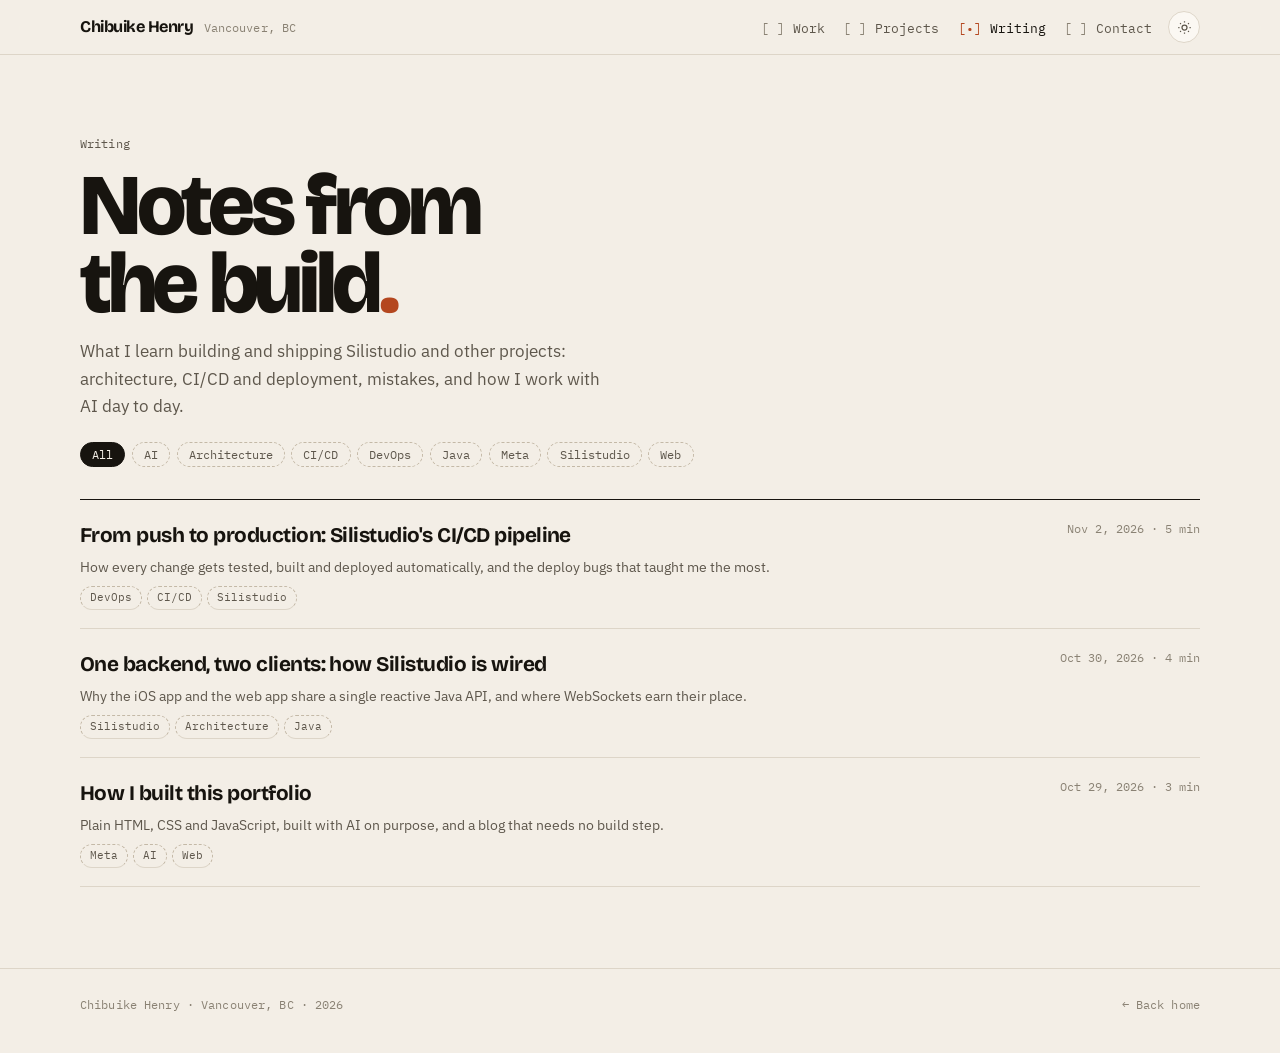
<file: blog.html>
<!DOCTYPE html>
<html lang="en">
<head>
<meta charset="utf-8">
<meta name="viewport" content="width=device-width, initial-scale=1">
<script>(function(){try{var s=localStorage.getItem('theme');var t=s||(matchMedia('(prefers-color-scheme: dark)').matches?'dark':'light');if(t==='dark')document.documentElement.setAttribute('data-theme','dark');}catch(e){}})();</script>
<title>Writing — Chibuike Henry</title>
<meta name="description" content="Notes from building and shipping iOS, web and backend systems: architecture, CI/CD, deployment and working with AI.">
<link rel="preconnect" href="https://fonts.googleapis.com">
<link rel="preconnect" href="https://fonts.gstatic.com" crossorigin>
<link href="https://fonts.googleapis.com/css2?family=Bricolage+Grotesque:opsz,wght@12..96,400;12..96,600;12..96,700;12..96,800&family=IBM+Plex+Mono:wght@400;500&family=IBM+Plex+Sans:wght@400;500&display=swap" rel="stylesheet">
<link rel="stylesheet" href="assets/site.css">
</head>
<body>

<nav class="nav" aria-label="Main">
  <div class="shell">
    <a class="brand" href="index.html"><b>Chibuike Henry</b><span class="mono">Vancouver, BC</span></a>
    <ul>
      <li class="opt"><a href="index.html#work">Work</a></li>
      <li><a href="index.html#projects">Projects</a></li>
      <li><a href="blog.html" aria-current="page">Writing</a></li>
      <li><a href="index.html#contact">Contact</a></li>
    </ul>
    <button class="theme-toggle" id="themeToggle" type="button" aria-label="Toggle dark mode">
      <svg class="sun" viewBox="0 0 24 24" fill="none" stroke="currentColor" stroke-width="2"><circle cx="12" cy="12" r="4"/><path d="M12 2v2M12 20v2M4.93 4.93l1.41 1.41M17.66 17.66l1.41 1.41M2 12h2M20 12h2M4.93 19.07l1.41-1.41M17.66 6.34l1.41-1.41"/></svg>
      <svg class="moon" viewBox="0 0 24 24" fill="none" stroke="currentColor" stroke-width="2"><path d="M20 14.5A8.5 8.5 0 1 1 9.5 4a6.5 6.5 0 0 0 10.5 10.5Z"/></svg>
    </button>
  </div>
</nav>

<main>
  <section class="page-head">
    <div class="shell">
      <p class="mono">Writing</p>
      <h1>Notes from<br>the build<span class="dot">.</span></h1>
      <p>What I learn building and shipping Silistudio and other projects: architecture, CI/CD and deployment, mistakes, and how I work with AI day to day.</p>
      <div class="filters" id="filters" aria-label="Filter by tag"></div>
    </div>
  </section>

  <section class="list-sec">
    <div class="shell">
      <ul class="posts" id="allPosts" data-posts data-base="posts/"></ul>
    </div>
  </section>
</main>

<footer>
  <div class="shell mono">
    <span>Chibuike Henry · Vancouver, BC · <span data-year></span></span>
    <a href="index.html">← Back home</a>
  </div>
</footer>

<script src="posts/posts.js"></script>
<script src="assets/site.js"></script>
</body>
</html>
</file>
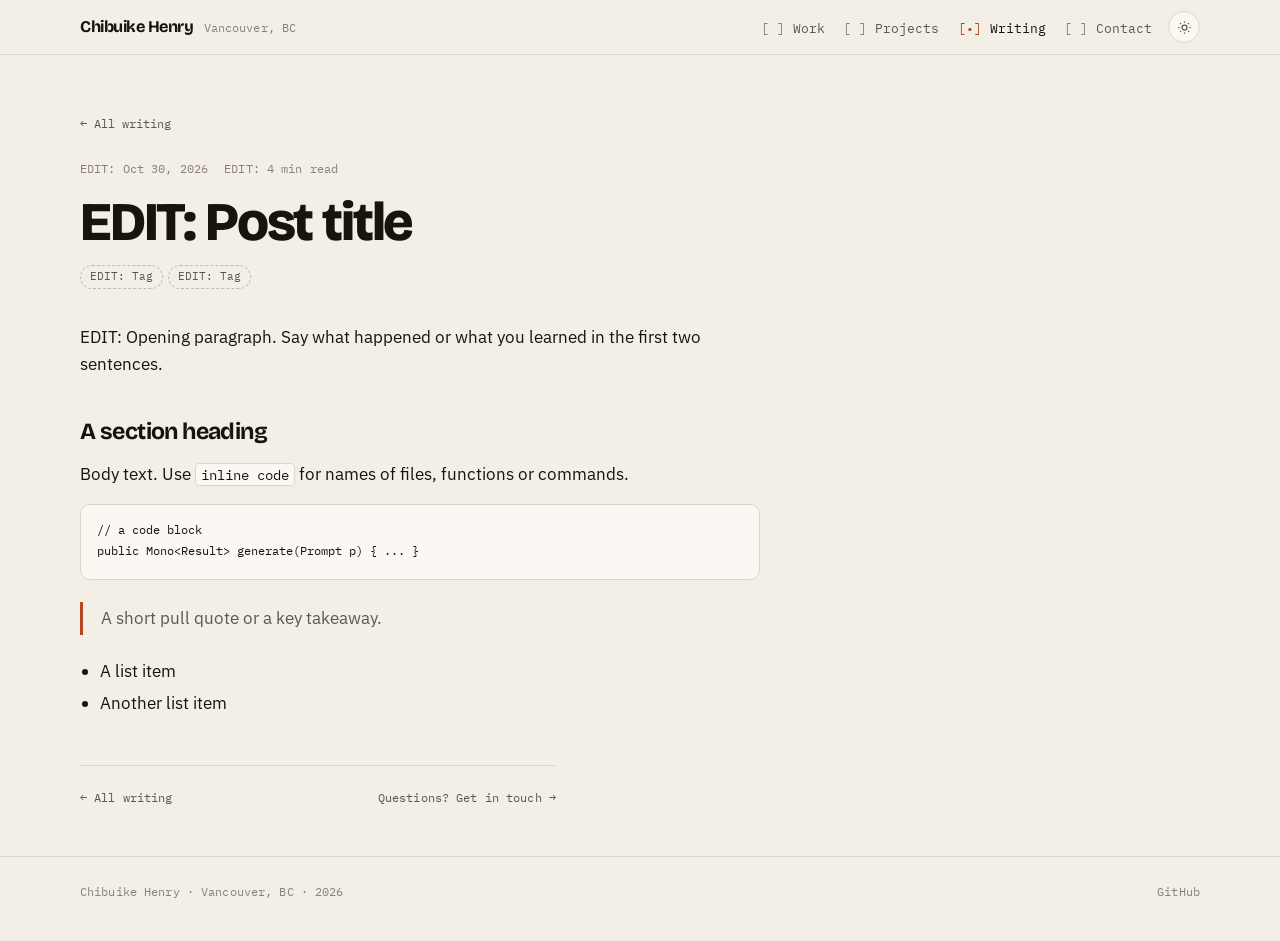
<file: posts/_template.html>
<!DOCTYPE html>
<!--
  POST TEMPLATE
  1. Copy this file to posts/your-slug.html
  2. Change everything marked EDIT
  3. Add a matching entry to posts/posts.js
-->
<html lang="en">
<head>
<meta charset="utf-8">
<meta name="viewport" content="width=device-width, initial-scale=1">
<script>(function(){try{var s=localStorage.getItem('theme');var t=s||(matchMedia('(prefers-color-scheme: dark)').matches?'dark':'light');if(t==='dark')document.documentElement.setAttribute('data-theme','dark');}catch(e){}})();</script>
<title>EDIT: Post title — Chibuike Henry</title>
<meta name="description" content="EDIT: one-sentence summary of the post.">
<link rel="preconnect" href="https://fonts.googleapis.com">
<link rel="preconnect" href="https://fonts.gstatic.com" crossorigin>
<link href="https://fonts.googleapis.com/css2?family=Bricolage+Grotesque:opsz,wght@12..96,400;12..96,600;12..96,700;12..96,800&family=IBM+Plex+Mono:wght@400;500&family=IBM+Plex+Sans:wght@400;500&display=swap" rel="stylesheet">
<link rel="stylesheet" href="../assets/site.css">
</head>
<body>

<nav class="nav" aria-label="Main">
  <div class="shell">
    <a class="brand" href="../index.html"><b>Chibuike Henry</b><span class="mono">Vancouver, BC</span></a>
    <ul>
      <li class="opt"><a href="../index.html#work">Work</a></li>
      <li><a href="../index.html#projects">Projects</a></li>
      <li><a href="../blog.html" aria-current="page">Writing</a></li>
      <li><a href="../index.html#contact">Contact</a></li>
    </ul>
    <button class="theme-toggle" id="themeToggle" type="button" aria-label="Toggle dark mode">
      <svg class="sun" viewBox="0 0 24 24" fill="none" stroke="currentColor" stroke-width="2"><circle cx="12" cy="12" r="4"/><path d="M12 2v2M12 20v2M4.93 4.93l1.41 1.41M17.66 17.66l1.41 1.41M2 12h2M20 12h2M4.93 19.07l1.41-1.41M17.66 6.34l1.41-1.41"/></svg>
      <svg class="moon" viewBox="0 0 24 24" fill="none" stroke="currentColor" stroke-width="2"><path d="M20 14.5A8.5 8.5 0 1 1 9.5 4a6.5 6.5 0 0 0 10.5 10.5Z"/></svg>
    </button>
  </div>
</nav>

<main>
<article class="post">
  <div class="shell">
    <a class="back" href="../blog.html">← All writing</a>

    <header>
      <div class="byline mono">
        <span>EDIT: Oct 30, 2026</span><span>EDIT: 4 min read</span>
      </div>
      <h1>EDIT: Post title</h1>
      <ul class="tags"><li>EDIT: Tag</li><li>EDIT: Tag</li></ul>
    </header>

    <div class="prose">
      <p>EDIT: Opening paragraph. Say what happened or what you learned in the first two sentences.</p>

      <h2>A section heading</h2>
      <p>Body text. Use <code>inline code</code> for names of files, functions or commands.</p>

      <pre><code>// a code block
public Mono&lt;Result&gt; generate(Prompt p) { ... }</code></pre>

      <blockquote>A short pull quote or a key takeaway.</blockquote>

      <ul>
        <li>A list item</li>
        <li>Another list item</li>
      </ul>

      <!-- An image: put the file in posts/img/ -->
      <!--
      <figure>
        <img src="img/your-image.png" alt="Describe the image">
        <figcaption>Caption under the image.</figcaption>
      </figure>
      -->
    </div>

    <div class="post-foot mono">
      <a class="back" href="../blog.html">← All writing</a>
      <a class="back" href="../index.html#contact">Questions? Get in touch →</a>
    </div>
  </div>
</article>
</main>

<footer>
  <div class="shell mono">
    <span>Chibuike Henry · Vancouver, BC · <span data-year></span></span>
    <a href="https://github.com/superdevchi">GitHub</a>
  </div>
</footer>

<script src="posts.js"></script>
<script src="../assets/site.js"></script>
</body>
</html>
</file>
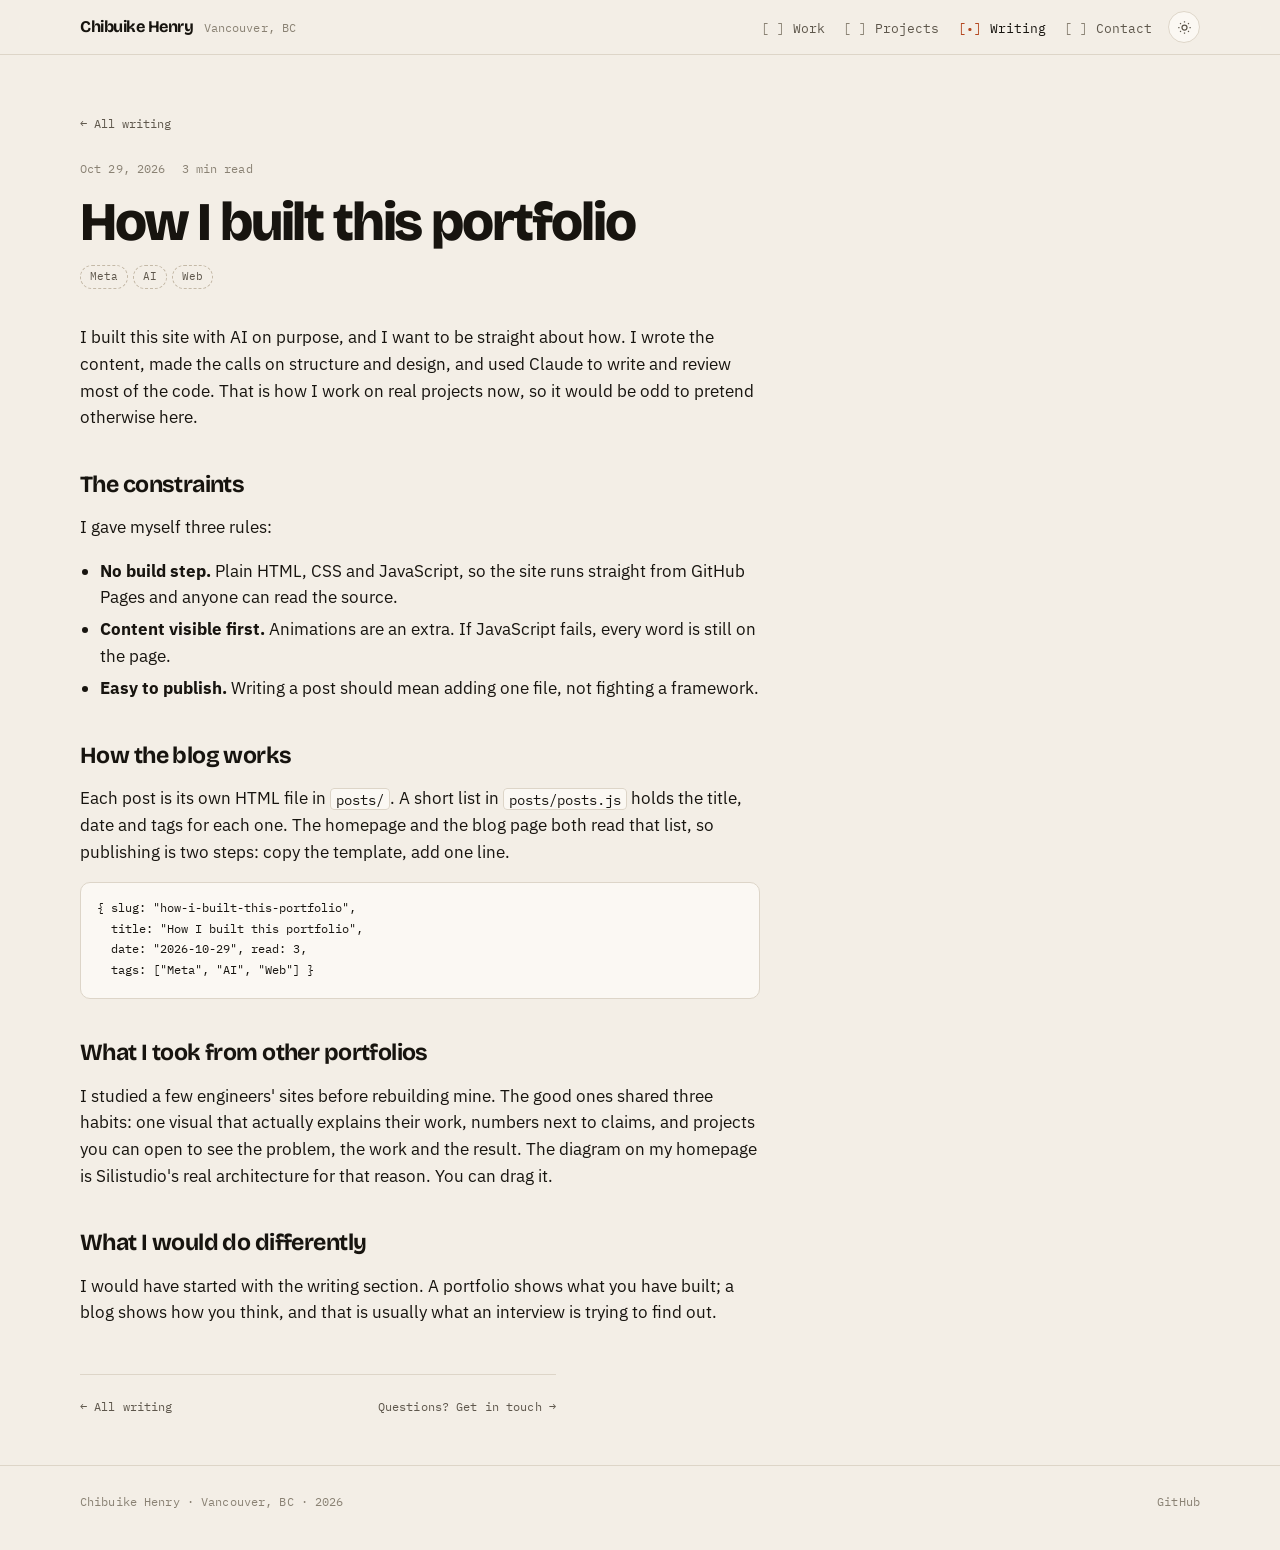
<file: posts/how-i-built-this-portfolio.html>
<!DOCTYPE html>
<html lang="en">
<head>
<meta charset="utf-8">
<meta name="viewport" content="width=device-width, initial-scale=1">
<script>(function(){try{var s=localStorage.getItem('theme');var t=s||(matchMedia('(prefers-color-scheme: dark)').matches?'dark':'light');if(t==='dark')document.documentElement.setAttribute('data-theme','dark');}catch(e){}})();</script>
<title>How I built this portfolio — Chibuike Henry</title>
<meta name="description" content="Plain HTML, CSS and JavaScript, built with AI on purpose, and a blog that needs no build step.">
<link rel="preconnect" href="https://fonts.googleapis.com">
<link rel="preconnect" href="https://fonts.gstatic.com" crossorigin>
<link href="https://fonts.googleapis.com/css2?family=Bricolage+Grotesque:opsz,wght@12..96,400;12..96,600;12..96,700;12..96,800&family=IBM+Plex+Mono:wght@400;500&family=IBM+Plex+Sans:wght@400;500&display=swap" rel="stylesheet">
<link rel="stylesheet" href="../assets/site.css">
</head>
<body>

<nav class="nav" aria-label="Main">
  <div class="shell">
    <a class="brand" href="../index.html"><b>Chibuike Henry</b><span class="mono">Vancouver, BC</span></a>
    <ul>
      <li class="opt"><a href="../index.html#work">Work</a></li>
      <li><a href="../index.html#projects">Projects</a></li>
      <li><a href="../blog.html" aria-current="page">Writing</a></li>
      <li><a href="../index.html#contact">Contact</a></li>
    </ul>
    <button class="theme-toggle" id="themeToggle" type="button" aria-label="Toggle dark mode">
      <svg class="sun" viewBox="0 0 24 24" fill="none" stroke="currentColor" stroke-width="2"><circle cx="12" cy="12" r="4"/><path d="M12 2v2M12 20v2M4.93 4.93l1.41 1.41M17.66 17.66l1.41 1.41M2 12h2M20 12h2M4.93 19.07l1.41-1.41M17.66 6.34l1.41-1.41"/></svg>
      <svg class="moon" viewBox="0 0 24 24" fill="none" stroke="currentColor" stroke-width="2"><path d="M20 14.5A8.5 8.5 0 1 1 9.5 4a6.5 6.5 0 0 0 10.5 10.5Z"/></svg>
    </button>
  </div>
</nav>

<main>
<article class="post">
  <div class="shell">
    <a class="back" href="../blog.html">← All writing</a>

    <header>
      <div class="byline mono">
        <span>Oct 29, 2026</span><span>3 min read</span>
      </div>
      <h1>How I built this portfolio</h1>
      <ul class="tags"><li>Meta</li><li>AI</li><li>Web</li></ul>
    </header>

    <div class="prose">
      <p>I built this site with AI on purpose, and I want to be straight about how. I wrote the content, made the calls on structure and design, and used Claude to write and review most of the code. That is how I work on real projects now, so it would be odd to pretend otherwise here.</p>

      <h2>The constraints</h2>
      <p>I gave myself three rules:</p>
      <ul>
        <li><strong>No build step.</strong> Plain HTML, CSS and JavaScript, so the site runs straight from GitHub Pages and anyone can read the source.</li>
        <li><strong>Content visible first.</strong> Animations are an extra. If JavaScript fails, every word is still on the page.</li>
        <li><strong>Easy to publish.</strong> Writing a post should mean adding one file, not fighting a framework.</li>
      </ul>

      <h2>How the blog works</h2>
      <p>Each post is its own HTML file in <code>posts/</code>. A short list in <code>posts/posts.js</code> holds the title, date and tags for each one. The homepage and the blog page both read that list, so publishing is two steps: copy the template, add one line.</p>
      <pre><code>{ slug: "how-i-built-this-portfolio",
  title: "How I built this portfolio",
  date: "2026-10-29", read: 3,
  tags: ["Meta", "AI", "Web"] }</code></pre>

      <h2>What I took from other portfolios</h2>
      <p>I studied a few engineers' sites before rebuilding mine. The good ones shared three habits: one visual that actually explains their work, numbers next to claims, and projects you can open to see the problem, the work and the result. The diagram on my homepage is Silistudio's real architecture for that reason. You can drag it.</p>

      <h2>What I would do differently</h2>
      <p>I would have started with the writing section. A portfolio shows what you have built; a blog shows how you think, and that is usually what an interview is trying to find out.</p>
    </div>

    <div class="post-foot mono">
      <a class="back" href="../blog.html">← All writing</a>
      <a class="back" href="../index.html#contact">Questions? Get in touch →</a>
    </div>
  </div>
</article>
</main>

<footer>
  <div class="shell mono">
    <span>Chibuike Henry · Vancouver, BC · <span data-year></span></span>
    <a href="https://github.com/superdevchi">GitHub</a>
  </div>
</footer>

<script src="posts.js"></script>
<script src="../assets/site.js"></script>
</body>
</html>
</file>
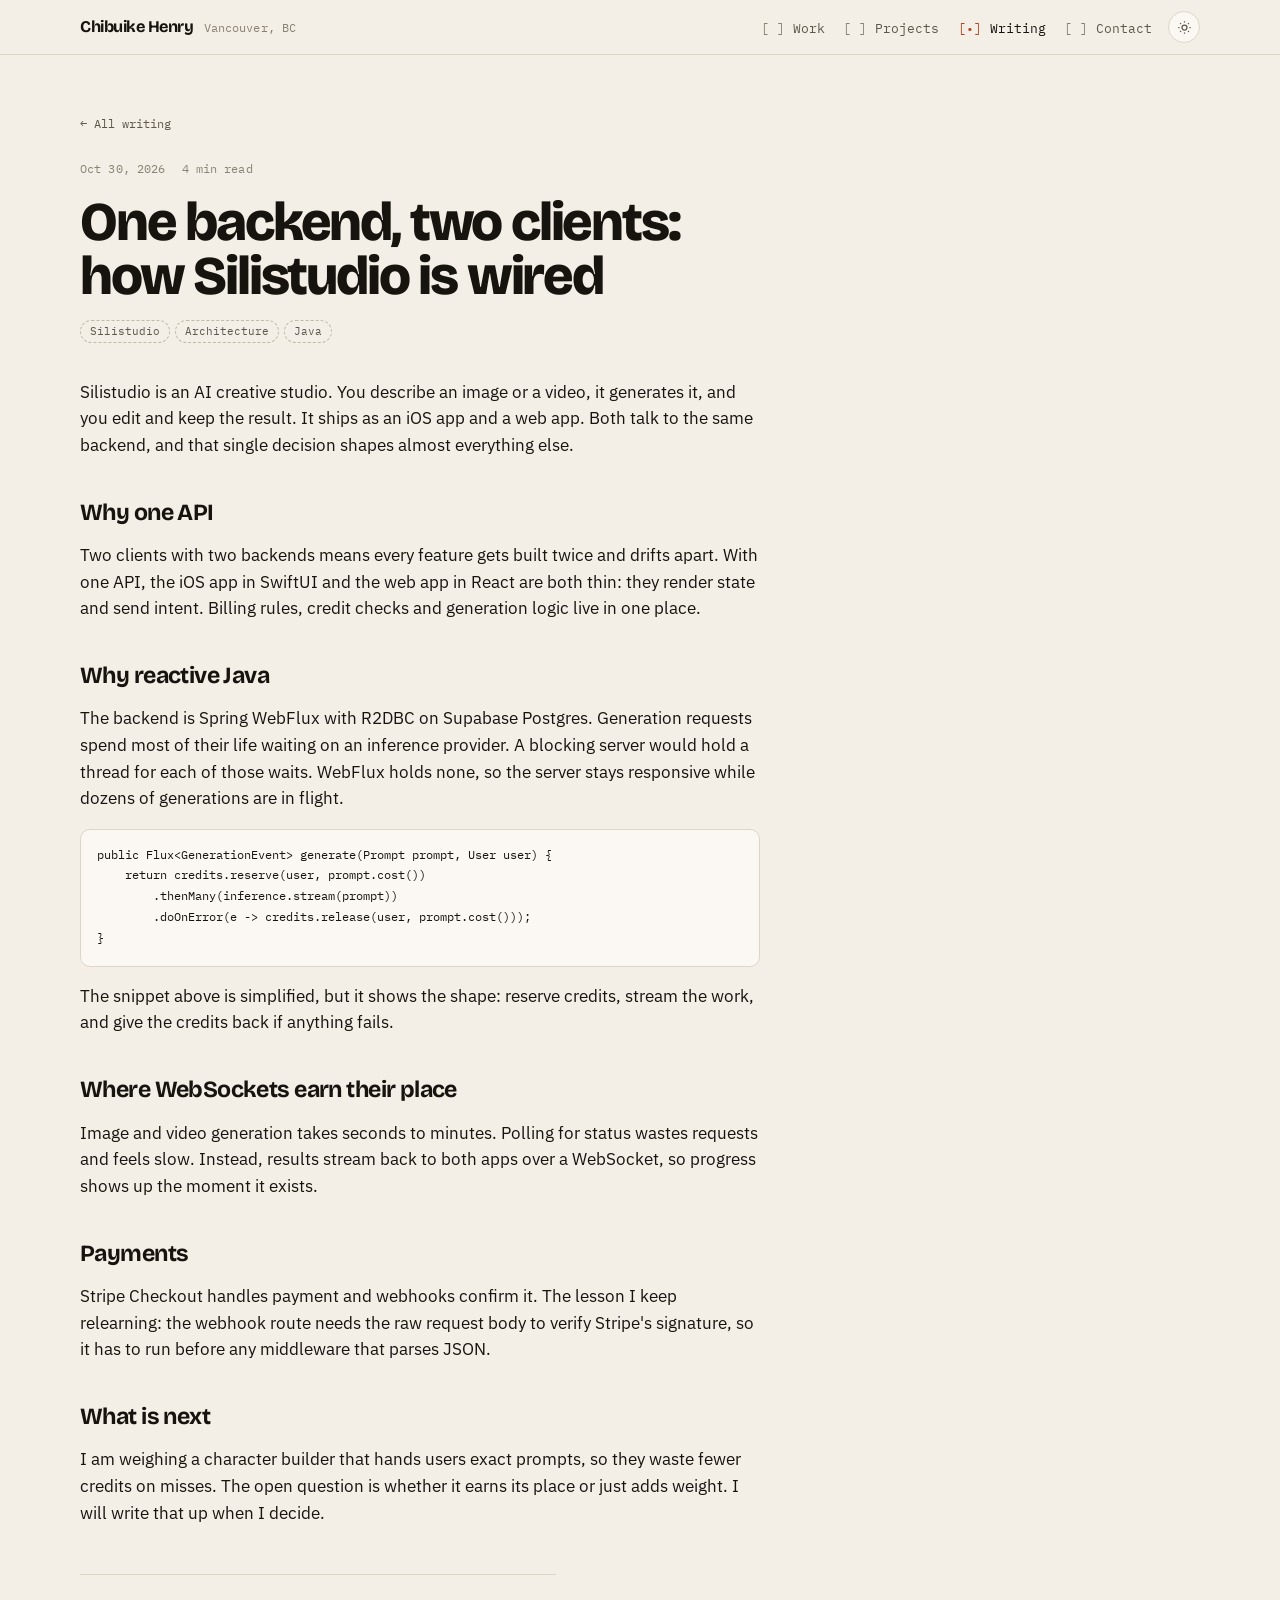
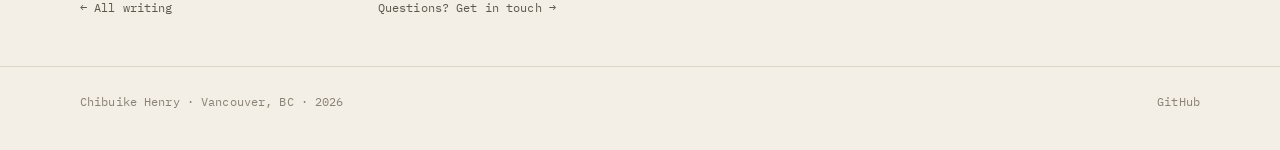
<file: posts/one-backend-two-clients.html>
<!DOCTYPE html>
<html lang="en">
<head>
<meta charset="utf-8">
<meta name="viewport" content="width=device-width, initial-scale=1">
<script>(function(){try{var s=localStorage.getItem('theme');var t=s||(matchMedia('(prefers-color-scheme: dark)').matches?'dark':'light');if(t==='dark')document.documentElement.setAttribute('data-theme','dark');}catch(e){}})();</script>
<title>One backend, two clients: how Silistudio is wired — Chibuike Henry</title>
<meta name="description" content="Why the iOS app and the web app share a single reactive Java API, and where WebSockets earn their place.">
<link rel="preconnect" href="https://fonts.googleapis.com">
<link rel="preconnect" href="https://fonts.gstatic.com" crossorigin>
<link href="https://fonts.googleapis.com/css2?family=Bricolage+Grotesque:opsz,wght@12..96,400;12..96,600;12..96,700;12..96,800&family=IBM+Plex+Mono:wght@400;500&family=IBM+Plex+Sans:wght@400;500&display=swap" rel="stylesheet">
<link rel="stylesheet" href="../assets/site.css">
</head>
<body>

<nav class="nav" aria-label="Main">
  <div class="shell">
    <a class="brand" href="../index.html"><b>Chibuike Henry</b><span class="mono">Vancouver, BC</span></a>
    <ul>
      <li class="opt"><a href="../index.html#work">Work</a></li>
      <li><a href="../index.html#projects">Projects</a></li>
      <li><a href="../blog.html" aria-current="page">Writing</a></li>
      <li><a href="../index.html#contact">Contact</a></li>
    </ul>
    <button class="theme-toggle" id="themeToggle" type="button" aria-label="Toggle dark mode">
      <svg class="sun" viewBox="0 0 24 24" fill="none" stroke="currentColor" stroke-width="2"><circle cx="12" cy="12" r="4"/><path d="M12 2v2M12 20v2M4.93 4.93l1.41 1.41M17.66 17.66l1.41 1.41M2 12h2M20 12h2M4.93 19.07l1.41-1.41M17.66 6.34l1.41-1.41"/></svg>
      <svg class="moon" viewBox="0 0 24 24" fill="none" stroke="currentColor" stroke-width="2"><path d="M20 14.5A8.5 8.5 0 1 1 9.5 4a6.5 6.5 0 0 0 10.5 10.5Z"/></svg>
    </button>
  </div>
</nav>

<main>
<article class="post">
  <div class="shell">
    <a class="back" href="../blog.html">← All writing</a>

    <header>
      <div class="byline mono">
        <span>Oct 30, 2026</span><span>4 min read</span>
      </div>
      <h1>One backend, two clients: how Silistudio is wired</h1>
      <ul class="tags"><li>Silistudio</li><li>Architecture</li><li>Java</li></ul>
    </header>

    <div class="prose">
      <p>Silistudio is an AI creative studio. You describe an image or a video, it generates it, and you edit and keep the result. It ships as an iOS app and a web app. Both talk to the same backend, and that single decision shapes almost everything else.</p>

      <h2>Why one API</h2>
      <p>Two clients with two backends means every feature gets built twice and drifts apart. With one API, the iOS app in SwiftUI and the web app in React are both thin: they render state and send intent. Billing rules, credit checks and generation logic live in one place.</p>

      <h2>Why reactive Java</h2>
      <p>The backend is Spring WebFlux with R2DBC on Supabase Postgres. Generation requests spend most of their life waiting on an inference provider. A blocking server would hold a thread for each of those waits. WebFlux holds none, so the server stays responsive while dozens of generations are in flight.</p>
      <pre><code>public Flux&lt;GenerationEvent&gt; generate(Prompt prompt, User user) {
    return credits.reserve(user, prompt.cost())
        .thenMany(inference.stream(prompt))
        .doOnError(e -&gt; credits.release(user, prompt.cost()));
}</code></pre>
      <p>The snippet above is simplified, but it shows the shape: reserve credits, stream the work, and give the credits back if anything fails.</p>

      <h2>Where WebSockets earn their place</h2>
      <p>Image and video generation takes seconds to minutes. Polling for status wastes requests and feels slow. Instead, results stream back to both apps over a WebSocket, so progress shows up the moment it exists.</p>

      <h2>Payments</h2>
      <p>Stripe Checkout handles payment and webhooks confirm it. The lesson I keep relearning: the webhook route needs the raw request body to verify Stripe's signature, so it has to run before any middleware that parses JSON.</p>

      <h2>What is next</h2>
      <p>I am weighing a character builder that hands users exact prompts, so they waste fewer credits on misses. The open question is whether it earns its place or just adds weight. I will write that up when I decide.</p>
    </div>

    <div class="post-foot mono">
      <a class="back" href="../blog.html">← All writing</a>
      <a class="back" href="../index.html#contact">Questions? Get in touch →</a>
    </div>
  </div>
</article>
</main>

<footer>
  <div class="shell mono">
    <span>Chibuike Henry · Vancouver, BC · <span data-year></span></span>
    <a href="https://github.com/superdevchi">GitHub</a>
  </div>
</footer>

<script src="posts.js"></script>
<script src="../assets/site.js"></script>
</body>
</html>
</file>
<file: assets/site.css>
/* ============================================================
   site.css — shared by index.html, blog.html and every post.
   Warm paper, deep ink, one terracotta accent.
   Display: Bricolage Grotesque · Body: IBM Plex Sans · Labels: IBM Plex Mono
   ============================================================ */
:root{
  --paper:   #f3eee6;
  --card:    #fbf8f3;
  --ink:     #17140f;
  --muted:   #5e574c;
  --dim:     #8a8274;
  --rule:    #ddd5c8;
  --rule-hi: #c4b9a7;
  --accent:  #b4471f;
  --accent-soft: rgba(180,71,31,.10);

  --shell: min(1120px, 100% - 3rem);
  --read:  min(68ch, 100%);

  --f-display: "Bricolage Grotesque", "Trebuchet MS", "Segoe UI", sans-serif;
  --f-body: "IBM Plex Sans", -apple-system, BlinkMacSystemFont, "Segoe UI", Roboto, sans-serif;
  --f-mono: "IBM Plex Mono", ui-monospace, SFMono-Regular, Menlo, Consolas, monospace;

  --ease: cubic-bezier(.22,.61,.36,1);
  --lift: 0 1px 2px rgba(23,20,15,.05), 0 18px 40px -22px rgba(23,20,15,.28);
  --nav-bg: rgba(243,238,230,.82);
}
html[data-theme="dark"]{
  --paper:   #15130f;
  --card:    #1d1a15;
  --ink:     #f1ece3;
  --muted:   #b0a898;
  --dim:     #7d766a;
  --rule:    #2e2a23;
  --rule-hi: #463f34;
  --accent:  #e8794f;
  --accent-soft: rgba(232,121,79,.12);
  --lift: 0 1px 2px rgba(0,0,0,.3), 0 18px 40px -22px rgba(0,0,0,.7);
  --nav-bg: rgba(21,19,15,.82);
}

*,*::before,*::after{ box-sizing:border-box; }
html{ scroll-behavior:smooth; -webkit-text-size-adjust:100%; }
body{
  margin:0; background:var(--paper); color:var(--ink);
  font-family:var(--f-body); font-size:clamp(15px,.4vw + 13.6px,17px); line-height:1.6;
  -webkit-font-smoothing:antialiased; overflow-x:hidden;
  transition:background-color .3s var(--ease), color .3s var(--ease);
}
img{ max-width:100%; display:block; }
a{ color:inherit; }
:focus-visible{ outline:2px solid var(--accent); outline-offset:3px; border-radius:2px; }
::selection{ background:var(--accent); color:var(--paper); }

h1,h2,h3{ font-family:var(--f-display); margin:0; font-weight:600; letter-spacing:-.02em; }
p{ margin:0 0 1em; }
p:last-child{ margin-bottom:0; }
.mono{ font-family:var(--f-mono); font-size:.78rem; letter-spacing:.01em; color:var(--dim); }

.shell{ width:var(--shell); margin-inline:auto; position:relative; }
section{ padding-block:clamp(3.5rem,9vh,6rem); border-top:1px solid var(--rule); }

/* ---------- Section heads ---------- */
.sec-head{
  display:grid; grid-template-columns:1fr; gap:.4rem 2rem;
  margin-bottom:clamp(1.5rem,4vh,2.5rem);
}
@media (min-width:820px){ .sec-head{ grid-template-columns:minmax(0,1fr) minmax(0,1.4fr); align-items:end; } }
.sec-head h2{ font-size:clamp(2rem,5vw,3.4rem); font-weight:800; line-height:.95; letter-spacing:-.04em; }
.sec-head h2 .dot{ color:var(--accent); }
.sec-head p{ color:var(--muted); max-width:52ch; margin:0; }

/* ---------- Nav ---------- */
.nav{
  position:sticky; top:0; z-index:50;
  background:var(--nav-bg);
  backdrop-filter:blur(14px); -webkit-backdrop-filter:blur(14px);
  border-bottom:1px solid var(--rule);
}
.nav .shell{ display:flex; align-items:center; gap:1rem; padding-block:.7rem; }
.brand{ display:flex; align-items:baseline; gap:.65rem; margin-right:auto; text-decoration:none; }
.brand b{ font-family:var(--f-display); font-weight:700; letter-spacing:-.03em; font-size:1.02rem; white-space:nowrap; }
.brand .mono{ display:none; }
@media (min-width:560px){ .brand .mono{ display:inline; } }
.nav ul{ display:flex; gap:1.15rem; list-style:none; margin:0; padding:0; }
.nav ul a{ font-family:var(--f-mono); font-size:.8rem; color:var(--muted); text-decoration:none; white-space:nowrap; }
.nav ul a::before{ content:"[ ] "; color:var(--dim); }
.nav ul a:hover, .nav ul a[aria-current="page"], .nav ul a.on{ color:var(--ink); }
.nav ul a:hover::before, .nav ul a[aria-current="page"]::before, .nav ul a.on::before{ content:"[•] "; color:var(--accent); }
@media (max-width:720px){ .nav ul li.opt{ display:none; } }
@media (max-width:420px){
  .nav .shell{ gap:.6rem; }
  .nav ul{ gap:.6rem; }
  .nav ul a{ font-size:.74rem; }
  .nav ul a::before, .nav ul a:hover::before, .nav ul a.on::before, .nav ul a[aria-current="page"]::before{ content:""; }
  .nav ul a[aria-current="page"]{ color:var(--accent); }
}

.theme-toggle{
  display:grid; place-items:center; flex:0 0 auto;
  width:2rem; height:2rem; padding:0; border-radius:999px;
  border:1px solid var(--rule); background:var(--card); color:var(--muted); cursor:pointer;
}
.theme-toggle:hover{ color:var(--accent); border-color:var(--rule-hi); }
.theme-toggle svg{ width:15px; height:15px; }
.theme-toggle .moon{ display:none; }
html[data-theme="dark"] .theme-toggle .sun{ display:none; }
html[data-theme="dark"] .theme-toggle .moon{ display:block; }

/* ---------- Buttons / links ---------- */
.btn{
  display:inline-flex; align-items:center; gap:.5rem;
  padding:.62rem 1rem; border-radius:8px; text-decoration:none;
  font-size:.9rem; font-weight:500; border:1px solid var(--ink);
  transition:background .2s var(--ease), color .2s var(--ease), transform .2s var(--ease);
}
.btn.solid{ background:var(--ink); color:var(--paper); }
.btn.solid:hover{ background:var(--accent); border-color:var(--accent); }
.btn.ghost{ background:transparent; color:var(--ink); font-family:var(--f-mono); font-size:.82rem; }
.btn.ghost:hover{ border-color:var(--accent); color:var(--accent); }
.ul{ text-decoration:none; border-bottom:1px solid var(--accent); padding-bottom:1px; }
.ul:hover{ color:var(--accent); }

/* ---------- Tags ---------- */
.tags{ display:flex; flex-wrap:wrap; gap:.35rem; list-style:none; margin:0; padding:0; }
.tags li{
  font-family:var(--f-mono); font-size:.7rem; color:var(--muted);
  border:1px dashed var(--rule-hi); border-radius:999px; padding:.12rem .55rem;
}

/* ---------- Footer ---------- */
footer{ border-top:1px solid var(--rule); padding-block:1.6rem 2.4rem; }
footer .shell{ display:flex; flex-wrap:wrap; gap:.6rem 1.6rem; justify-content:space-between; align-items:baseline; }
footer a{ text-decoration:none; }
footer a:hover{ color:var(--accent); }

/* ============================================================
   HOMEPAGE
   ============================================================ */
.hero{ border-top:0; padding-block:clamp(2.5rem,7vh,4.5rem) clamp(2rem,5vh,3rem); }
.hero-top{ display:flex; justify-content:space-between; gap:1rem; margin-bottom:clamp(1.5rem,4vh,2.5rem); }
@media (max-width:640px){
  .hero-top span:last-child{ display:none; }
  .arch-bar span:first-child{ display:none; }
  .arch-bar{ justify-content:flex-end; }
  #archSvg .node text{ font-size:13px; }
  #archSvg .node .sub{ font-size:11px; }
}
.hero-grid{ display:grid; gap:2.5rem; grid-template-columns:1fr; align-items:center; }
@media (min-width:980px){ .hero-grid{ grid-template-columns:minmax(0,1fr) minmax(0,1.15fr); gap:3rem; } }

.role-line{ margin-bottom:.9rem; display:flex; align-items:center; gap:.55rem; }
.role-line i{
  width:7px; height:7px; border-radius:50%; background:var(--accent); flex:0 0 auto;
  box-shadow:0 0 0 0 var(--accent-soft); animation:pulse 2.4s var(--ease) infinite;
}
@keyframes pulse{ 70%{ box-shadow:0 0 0 8px rgba(180,71,31,0); } 100%{ box-shadow:0 0 0 0 rgba(180,71,31,0); } }

.name{
  font-size:clamp(3.2rem,11vw,7.2rem); font-weight:800;
  line-height:.86; letter-spacing:-.055em; margin-bottom:1.3rem;
}
.name .dot{ color:var(--accent); }
.hero .lede{ font-size:clamp(1.02rem,1.5vw,1.2rem); color:var(--ink); max-width:44ch; margin-bottom:1.4rem; }
.hero .lede a{ color:inherit; }
.cta{ display:flex; flex-wrap:wrap; gap:.6rem; }

/* Architecture diagram */
.arch{
  position:relative; border:1px solid var(--rule); border-radius:14px;
  background:
    linear-gradient(var(--rule) 1px, transparent 1px) 0 0/28px 28px,
    linear-gradient(90deg, var(--rule) 1px, transparent 1px) 0 0/28px 28px,
    var(--card);
  background-blend-mode:normal;
  overflow:hidden; box-shadow:var(--lift);
}
html[data-theme="dark"] .arch{ background:
    linear-gradient(rgba(255,255,255,.04) 1px, transparent 1px) 0 0/28px 28px,
    linear-gradient(90deg, rgba(255,255,255,.04) 1px, transparent 1px) 0 0/28px 28px,
    var(--card); }
.arch-bar{
  display:flex; justify-content:space-between; gap:1rem; align-items:center;
  padding:.55rem .85rem; border-bottom:1px solid var(--rule); background:var(--card);
}
.arch-bar .hint{ color:var(--accent); }
#archSvg{ display:block; width:100%; height:auto; touch-action:none; user-select:none; -webkit-user-select:none; }
#archSvg .edge{ stroke:var(--rule-hi); stroke-width:1.2; }
#archSvg .edge.hot{ stroke:var(--accent); stroke-width:1.6; }
#archSvg .pulse{ fill:var(--accent); }
#archSvg .node{ cursor:grab; }
#archSvg .node:active{ cursor:grabbing; }
#archSvg .node rect, #archSvg .node circle{ fill:var(--card); stroke:var(--ink); stroke-width:1.4; }
#archSvg .node.core rect{ fill:var(--ink); }
#archSvg .node.core text{ fill:var(--paper); }
#archSvg .node text{ font-family:var(--f-mono); font-size:11px; fill:var(--ink); }
#archSvg .node .sub{ fill:var(--dim); font-size:9.5px; }
#archSvg .node.core .sub{ fill:var(--paper); opacity:.65; }
#archSvg .node.on rect, #archSvg .node.on circle{ stroke:var(--accent); stroke-width:2; }
.arch-note{
  border-top:1px solid var(--rule); background:var(--card);
  padding:.75rem .9rem; min-height:4.6rem; font-size:.88rem; color:var(--muted);
}
.arch-note b{ color:var(--ink); font-weight:500; display:block; font-size:.9rem; margin-bottom:.15rem; }

/* Stats strip */
.stats{ border-top:1px solid var(--rule); padding-block:0; }
.stats ol{ list-style:none; margin:0; padding:0; display:grid; grid-template-columns:repeat(2,1fr); }
@media (min-width:820px){ .stats ol{ grid-template-columns:repeat(4,1fr); } }
.stats li{ padding:1.3rem 1rem 1.3rem 0; border-bottom:1px solid var(--rule); }
@media (min-width:820px){ .stats li{ border-bottom:0; } .stats li + li{ padding-left:1.4rem; border-left:1px solid var(--rule); } }
.stats .num{
  font-family:var(--f-display); font-weight:800; font-size:clamp(1.9rem,4vw,2.6rem);
  letter-spacing:-.04em; line-height:1; display:block; font-variant-numeric:tabular-nums;
}
.stats .lbl{ color:var(--muted); font-size:.86rem; }

/* Now panel + photo */
.about-grid{ display:grid; gap:2rem; grid-template-columns:1fr; }
@media (min-width:880px){ .about-grid{ grid-template-columns:minmax(0,1.3fr) minmax(0,1fr); gap:3rem; } }
.about-copy p{ max-width:var(--read); color:var(--muted); }
.about-copy p strong{ color:var(--ink); font-weight:500; }
.now{ border:1px solid var(--rule); border-radius:12px; background:var(--card); overflow:hidden; }
.now dl{ margin:0; }
.now .row{ display:grid; grid-template-columns:7rem 1fr; gap:1rem; padding:.75rem 1rem; border-bottom:1px solid var(--rule); font-size:.9rem; }
.now .row:last-child{ border-bottom:0; }
.now dt{ font-family:var(--f-mono); font-size:.76rem; color:var(--dim); padding-top:.15rem; }
.now dd{ margin:0; }
.photo-row{ display:grid; grid-template-columns:7.5rem 1fr; gap:1.1rem; align-items:center; margin-bottom:1.1rem; }
.photo{
  aspect-ratio:1; border-radius:12px; overflow:hidden; border:1px solid var(--rule);
  background:var(--card); box-shadow:var(--lift);
}
.photo img{ width:100%; height:100%; object-fit:cover; }

/* Expandable rows (work + projects) */
.rows{ border-top:1px solid var(--ink); }
.rows details{ border-bottom:1px solid var(--rule); }
.rows summary{
  list-style:none; cursor:pointer;
  display:grid; gap:.25rem 1.2rem; align-items:baseline;
  grid-template-columns:2.2rem 1fr auto;
  padding:1.05rem 0;
}
.rows summary::-webkit-details-marker{ display:none; }
.rows summary .idx{ font-family:var(--f-mono); font-size:.76rem; color:var(--dim); }
.rows summary h3{ font-size:clamp(1.08rem,2vw,1.35rem); font-weight:700; letter-spacing:-.025em; }
.rows summary .one{ grid-column:2 / 3; color:var(--muted); font-size:.9rem; }
.rows summary .meta{ grid-column:3; grid-row:1; font-family:var(--f-mono); font-size:.74rem; color:var(--dim); text-align:right; white-space:nowrap; }
.rows summary .open{
  grid-column:3; grid-row:2; justify-self:end;
  font-family:var(--f-mono); font-size:.74rem; color:var(--muted);
}
.rows summary .open::after{ content:"Open +"; }
.rows details[open] summary .open::after{ content:"Close −"; color:var(--accent); }
.rows summary:hover h3{ color:var(--accent); }
@media (min-width:880px){
  .rows summary{ grid-template-columns:2.2rem minmax(0,1fr) minmax(0,1.3fr) auto; }
  .rows summary .one{ grid-column:3; grid-row:1; }
  .rows summary .meta{ grid-column:4; grid-row:1; }
  .rows summary .open{ grid-column:4; grid-row:2; }
}
.row-body{ padding:0 0 1.6rem 3.4rem; display:grid; gap:1.4rem; grid-template-columns:1fr; }
@media (max-width:600px){ .row-body{ padding-left:0; } }
@media (min-width:880px){ .row-body.has-shot{ grid-template-columns:minmax(0,1.1fr) minmax(0,1fr); } }
.pwr{ display:grid; gap:1rem; grid-template-columns:1fr; }
@media (min-width:700px){ .pwr{ grid-template-columns:repeat(3,1fr); } }
.pwr h4, .row-body h4{ font-family:var(--f-mono); font-weight:500; font-size:.72rem; letter-spacing:.06em; text-transform:uppercase; color:var(--accent); margin:0 0 .35rem; }
.pwr p, .row-body li{ font-size:.9rem; color:var(--muted); }
.row-body ul{ margin:0; padding-left:1.1rem; }
.row-body ul.tags{ padding-left:0; }
.row-body li{ margin-bottom:.35rem; }
.row-links{ display:flex; flex-wrap:wrap; gap:1rem; align-items:center; margin-top:.2rem; }
.row-links a{ font-family:var(--f-mono); font-size:.8rem; }
.row-links a::after{ content:" ↗"; }

/* Browser-frame screenshot */
.frame{ border:1px solid var(--rule); border-radius:10px; overflow:hidden; background:var(--card); box-shadow:var(--lift); align-self:start; }
.frame .chrome{ display:flex; align-items:center; gap:.4rem; padding:.45rem .65rem; border-bottom:1px solid var(--rule); }
.frame .chrome i{ width:8px; height:8px; border-radius:50%; background:var(--rule-hi); }
.frame .chrome span{ margin-left:.5rem; font-family:var(--f-mono); font-size:.7rem; color:var(--dim); }
.frame img{ width:100%; aspect-ratio:16/10; object-fit:cover; object-position:top; }
.frame .empty{ aspect-ratio:16/10; display:grid; place-items:center; color:var(--dim); font-family:var(--f-mono); font-size:.74rem; text-align:center; padding:1rem; }

/* Writing list (home + blog) */
.posts{ list-style:none; margin:0; padding:0; border-top:1px solid var(--ink); }
.posts li{ border-bottom:1px solid var(--rule); }
.posts a{
  display:grid; gap:.25rem 1.5rem; grid-template-columns:1fr; text-decoration:none;
  padding:1.15rem 0;
}
@media (min-width:760px){ .posts a{ grid-template-columns:minmax(0,1fr) 10rem; } }
.posts h3{ font-size:clamp(1.05rem,2vw,1.3rem); font-weight:700; letter-spacing:-.025em; }
.posts a:hover h3{ color:var(--accent); }
.posts .sum{ color:var(--muted); font-size:.9rem; margin:.2rem 0 .5rem; }
.posts .when{ font-family:var(--f-mono); font-size:.76rem; color:var(--dim); }
@media (min-width:760px){ .posts .when{ text-align:right; grid-column:2; grid-row:1; } }
.more{ margin-top:1.4rem; }

/* Contact */
.contact-grid{ display:grid; gap:2rem; grid-template-columns:1fr; }
@media (min-width:880px){ .contact-grid{ grid-template-columns:minmax(0,1fr) minmax(0,1.2fr); gap:3rem; } }
.contact-grid > *, .about-grid > *, .hero-grid > *{ min-width:0; }
.links-list{ list-style:none; margin:0; padding:0; border-top:1px solid var(--rule); }
.links-list span{ overflow-wrap:anywhere; }
.links-list a{
  display:grid; grid-template-columns:6rem 1fr; gap:1rem; padding:.8rem 0;
  border-bottom:1px solid var(--rule); text-decoration:none;
  transition:padding-left .25s var(--ease);
}
.links-list a:hover{ padding-left:.5rem; color:var(--accent); }
.links-list .k{ font-family:var(--f-mono); font-size:.76rem; color:var(--dim); padding-top:.15rem; }
form.ask{ display:grid; gap:.8rem; }
form.ask .two{ display:grid; gap:.8rem; grid-template-columns:1fr; }
@media (min-width:560px){ form.ask .two{ grid-template-columns:1fr 1fr; } }
form.ask label{ display:grid; gap:.3rem; font-family:var(--f-mono); font-size:.74rem; color:var(--dim); }
form.ask input, form.ask select, form.ask textarea{
  font:inherit; font-family:var(--f-body); font-size:.95rem; color:var(--ink);
  background:var(--card); border:1px solid var(--rule); border-radius:8px; padding:.65rem .75rem;
}
form.ask textarea{ min-height:7.5rem; resize:vertical; }
form.ask input:focus, form.ask select:focus, form.ask textarea:focus{ outline:2px solid var(--accent); outline-offset:0; border-color:transparent; }
form.ask button{ justify-self:start; cursor:pointer; font:inherit; font-size:.9rem; }

/* ============================================================
   BLOG + POSTS
   ============================================================ */
.page-head{ border-top:0; padding-block:clamp(2.5rem,7vh,4.5rem) 2rem; }
.page-head h1{ font-size:clamp(2.6rem,8vw,5.4rem); font-weight:800; letter-spacing:-.05em; line-height:.9; }
.page-head h1 .dot{ color:var(--accent); }
.page-head p{ color:var(--muted); max-width:52ch; margin-top:1rem; }
.filters{ display:flex; flex-wrap:wrap; gap:.4rem; margin:1.4rem 0 0; }
.filters button{
  font-family:var(--f-mono); font-size:.74rem; color:var(--muted);
  background:transparent; border:1px dashed var(--rule-hi); border-radius:999px;
  padding:.25rem .7rem; cursor:pointer;
}
.filters button[aria-pressed="true"]{ background:var(--ink); color:var(--paper); border-style:solid; border-color:var(--ink); }
.list-sec{ border-top:0; padding-top:0; }

article.post{ border-top:0; padding-block:clamp(2.2rem,6vh,4rem) 3rem; }
.post .back{ font-family:var(--f-mono); font-size:.78rem; color:var(--muted); text-decoration:none; }
.post .back:hover{ color:var(--accent); }
.post header{ max-width:var(--read); margin:1.4rem 0 2.2rem; }
.post h1{ font-size:clamp(2rem,5.5vw,3.4rem); font-weight:800; letter-spacing:-.04em; line-height:1; margin-bottom:1rem; }
.post .byline{ display:flex; flex-wrap:wrap; gap:.4rem 1rem; margin-bottom:1rem; }
.prose{ max-width:var(--read); font-size:1.04rem; }
.prose p, .prose li{ color:var(--ink); }
.prose h2{ font-size:1.45rem; font-weight:700; letter-spacing:-.025em; margin:2.2rem 0 .7rem; }
.prose h3{ font-size:1.12rem; font-weight:700; margin:1.6rem 0 .5rem; }
.prose a{ text-decoration:none; border-bottom:1px solid var(--accent); }
.prose a:hover{ color:var(--accent); }
.prose ul, .prose ol{ padding-left:1.25rem; margin:0 0 1em; }
.prose li{ margin-bottom:.35rem; }
.prose blockquote{ margin:1.4rem 0; padding:.2rem 0 .2rem 1.1rem; border-left:3px solid var(--accent); color:var(--muted); }
.prose code{ font-family:var(--f-mono); font-size:.86em; background:var(--card); border:1px solid var(--rule); border-radius:4px; padding:.05rem .32rem; }
.prose pre{ background:var(--card); border:1px solid var(--rule); border-radius:10px; padding:1rem; overflow-x:auto; font-size:.84rem; line-height:1.55; margin:0 0 1.2em; }
.prose pre code{ background:none; border:0; padding:0; }
.prose figure{ margin:1.6rem 0; }
.prose figcaption{ font-family:var(--f-mono); font-size:.74rem; color:var(--dim); margin-top:.5rem; }
.post-foot{ max-width:var(--read); margin-top:3rem; padding-top:1.4rem; border-top:1px solid var(--rule); display:flex; flex-wrap:wrap; gap:1rem; justify-content:space-between; }

/* ---------- Reveal: content is visible by default; JS only adds motion ---------- */
.js .rise{ opacity:0; transform:translateY(18px); transition:opacity .7s var(--ease), transform .7s var(--ease); }
.js .rise.in{ opacity:1; transform:none; }

@media (prefers-reduced-motion:reduce){
  html{ scroll-behavior:auto; }
  *,*::before,*::after{ animation:none !important; transition:none !important; }
  .js .rise{ opacity:1; transform:none; }
}
</file>
